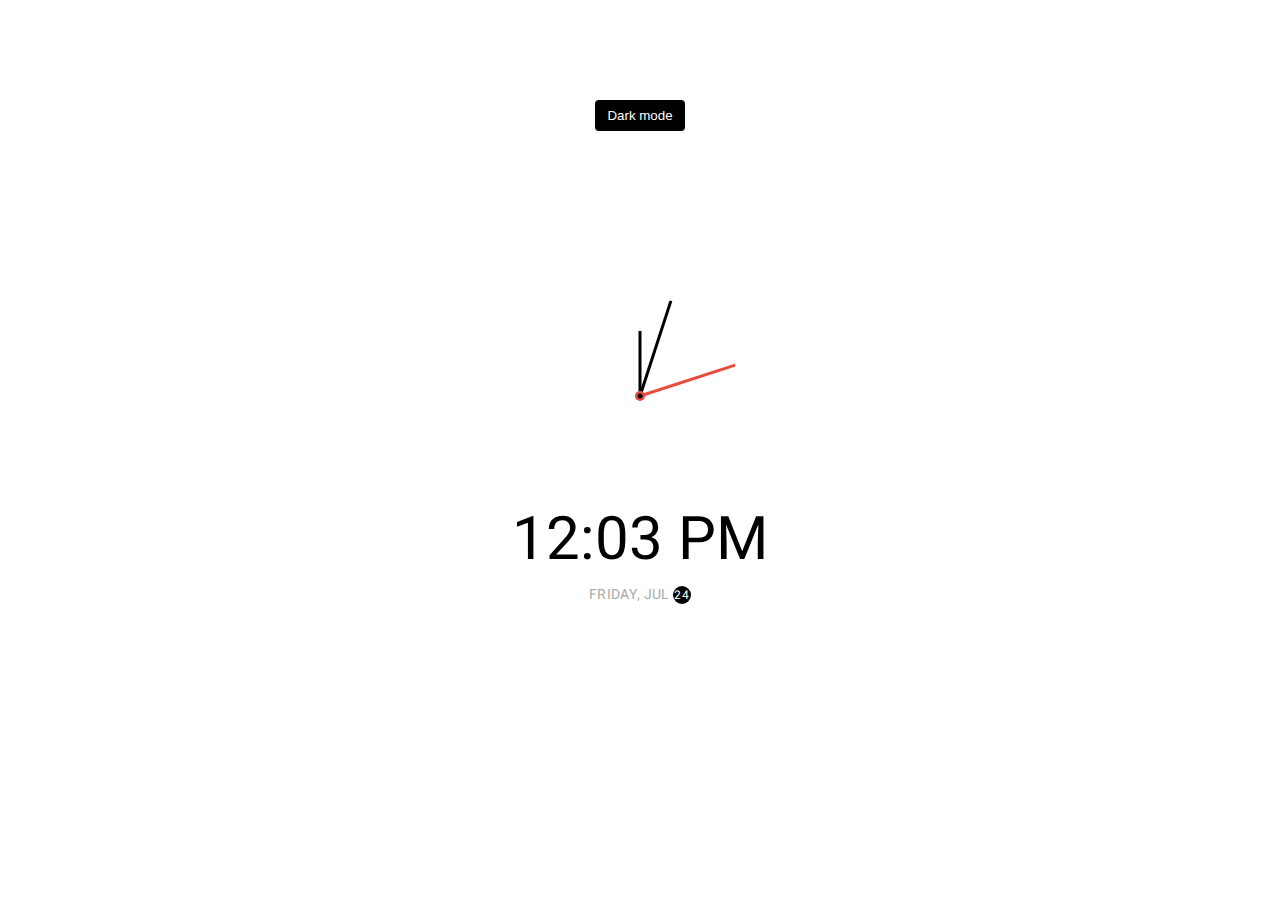
<file: Clock/index.html>
<!DOCTYPE html>
<html lang="en">
  <head>
    <meta charset="UTF-8" />
    <meta name="viewport" content="width=device-width, initial-scale=1.0" />
    <link rel="stylesheet" href="style.css" />
    <title>Theme Clock</title>
  </head>
  <body>
    <!-- Inspired by this dribbble shot https://dribbble.com/shots/5958443-Alarm-clock -->

    <button class="toggle">Dark mode</button>

    <div class="clock-container">
      <div class="clock">
        <div class="needle hour"></div>
        <div class="needle minute"></div>
        <div class="needle second"></div>
        <div class="center-point"></div>
      </div>

      <div class="time"></div>
      <div class="date"></div>
    </div>

    <script src="script.js"></script>
  </body>
</html>
</file>
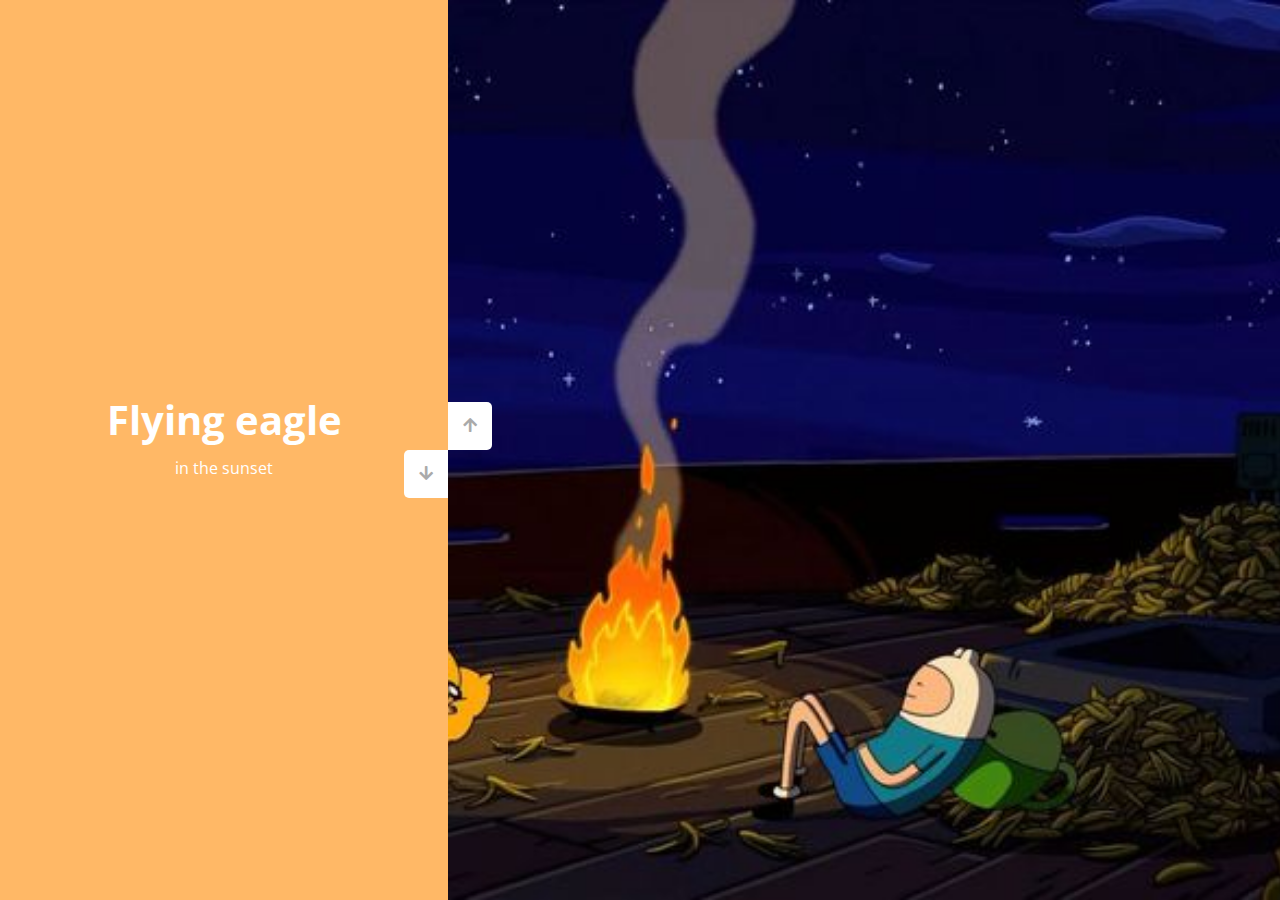
<file: Double Vertical Slider/index.html>
<!DOCTYPE html>
<html lang="en">
  <head>
    <meta charset="UTF-8" />
    <meta name="viewport" content="width=device-width, initial-scale=1.0" />
    <link rel="stylesheet" href="https://cdnjs.cloudflare.com/ajax/libs/font-awesome/5.15.1/css/all.min.css" />
    <link rel="stylesheet" href="style.css" />
    <title>Vertical Slider</title>
  </head>
  <body>
    <div class="slider-container">
      <div class="left-slide">
        <div style="background-color: #FD3555">
          <h1>Nature flower</h1>
          <p>all in pink</p>
        </div>
        <div style="background-color: #2A86BA">
          <h1>Bluuue Sky</h1>
          <p>with it's mountains</p>
        </div>
        <div style="background-color: #252E33">
          <h1>Lonely castle</h1>
          <p>in the wilderness</p>
        </div>
        <div style="background-color: #FFB866">
          <h1>Flying eagle</h1>
          <p>in the sunset</p>
        </div>
      </div>
      <div class="right-slide">
        <div style="background-image: url('./Pics/Adventure\ Time\ 4K\ Wallpapers\ -\ Wallpaper\ Cave.jpg')"></div>
        <div style="background-image: url('https://images.unsplash.com/photo-1519981593452-666cf05569a9?ixlib=rb-0.3.5&ixid=eyJhcHBfaWQiOjEyMDd9&s=90ed8055f06493290dad8da9584a13f7&auto=format&fit=crop&w=715&q=80')"></div>
        <div style="background-image: url('https://images.unsplash.com/photo-1486899430790-61dbf6f6d98b?ixlib=rb-0.3.5&ixid=eyJhcHBfaWQiOjEyMDd9&s=8ecdee5d1b3ed78ff16053b0227874a2&auto=format&fit=crop&w=1002&q=80')"></div>
        <div style="background-image: url('https://images.unsplash.com/photo-1510942201312-84e7962f6dbb?ixlib=rb-0.3.5&ixid=eyJhcHBfaWQiOjEyMDd9&s=da4ca7a78004349f1b63f257e50e4360&auto=format&fit=crop&w=1050&q=80')"></div>
      </div>
      <div class="action-buttons">
        <button class="down-button">
          <i class="fas fa-arrow-down"></i>
        </button>
        <button class="up-button">
          <i class="fas fa-arrow-up"></i>
        </button>
      </div>
    </div>

    <script src="script.js"></script>
  </body>
</html>
</file>
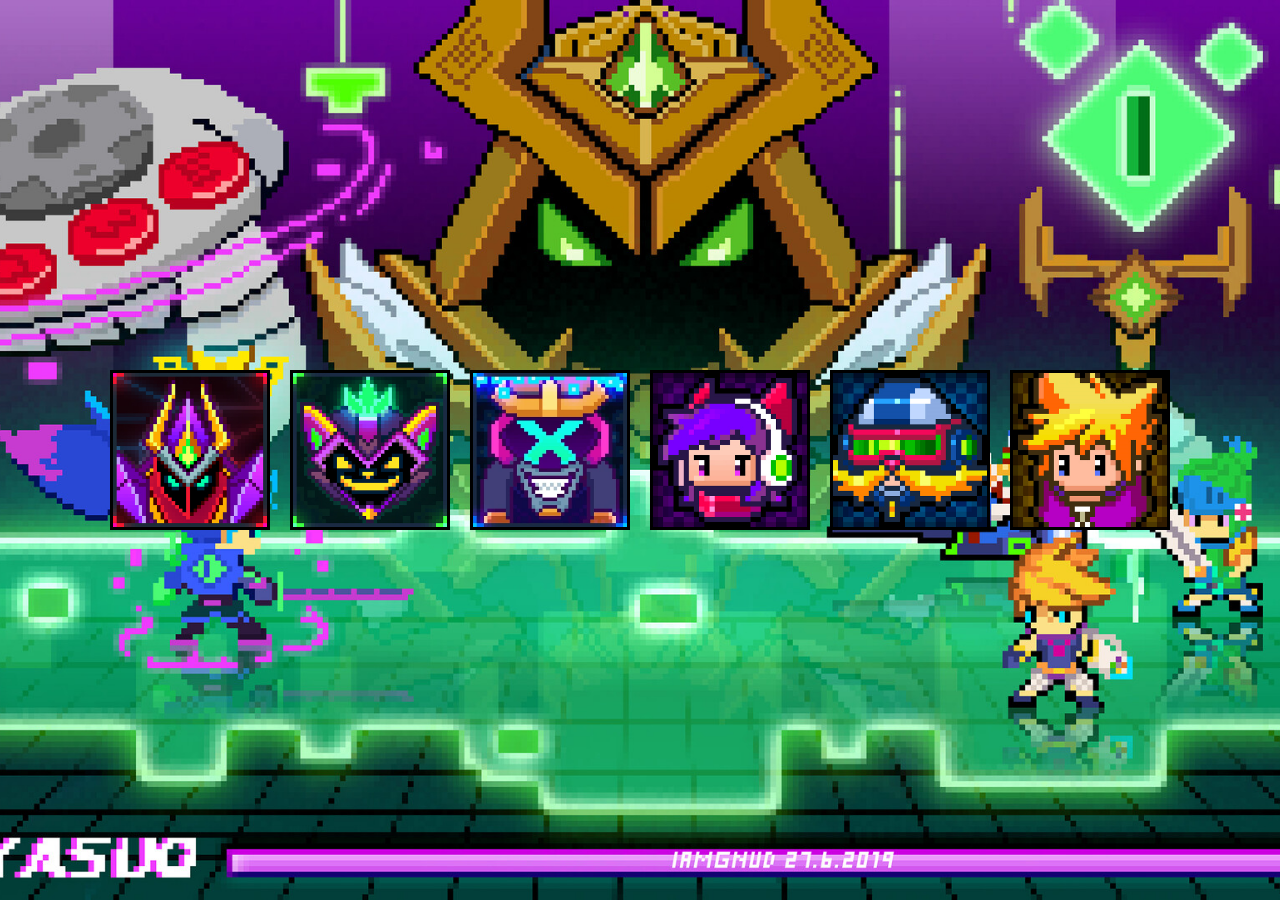
<file: Drag and Drop/index.html>
<!DOCTYPE html>
<html lang="en">
  <head>
    <meta charset="UTF-8" />
    <meta name="viewport" content="width=device-width, initial-scale=1.0" />
    <link rel="stylesheet" href="style.css" />
    <title>Document</title>
  </head>
  <body>
    <div class="box">
      <div class="mal pic" draggable="true"></div>
    </div>
    <div class="box">
        <div class="ziggs pic" draggable="true"></div>
    </div>
    <div class="box">
        <div class="brand pic" draggable="true"></div>
    </div>
    <div class="box">
        <div class="ahri pic" draggable="true"></div>
    </div>
    <div class="box">
        <div class="corki pic" draggable="true"></div>
    </div>
    <div class="box">
        <div class="ezreal pic" draggable="true"></div>
    </div>
  </body>
  <script src="script.js"></script>
</html>
</file>
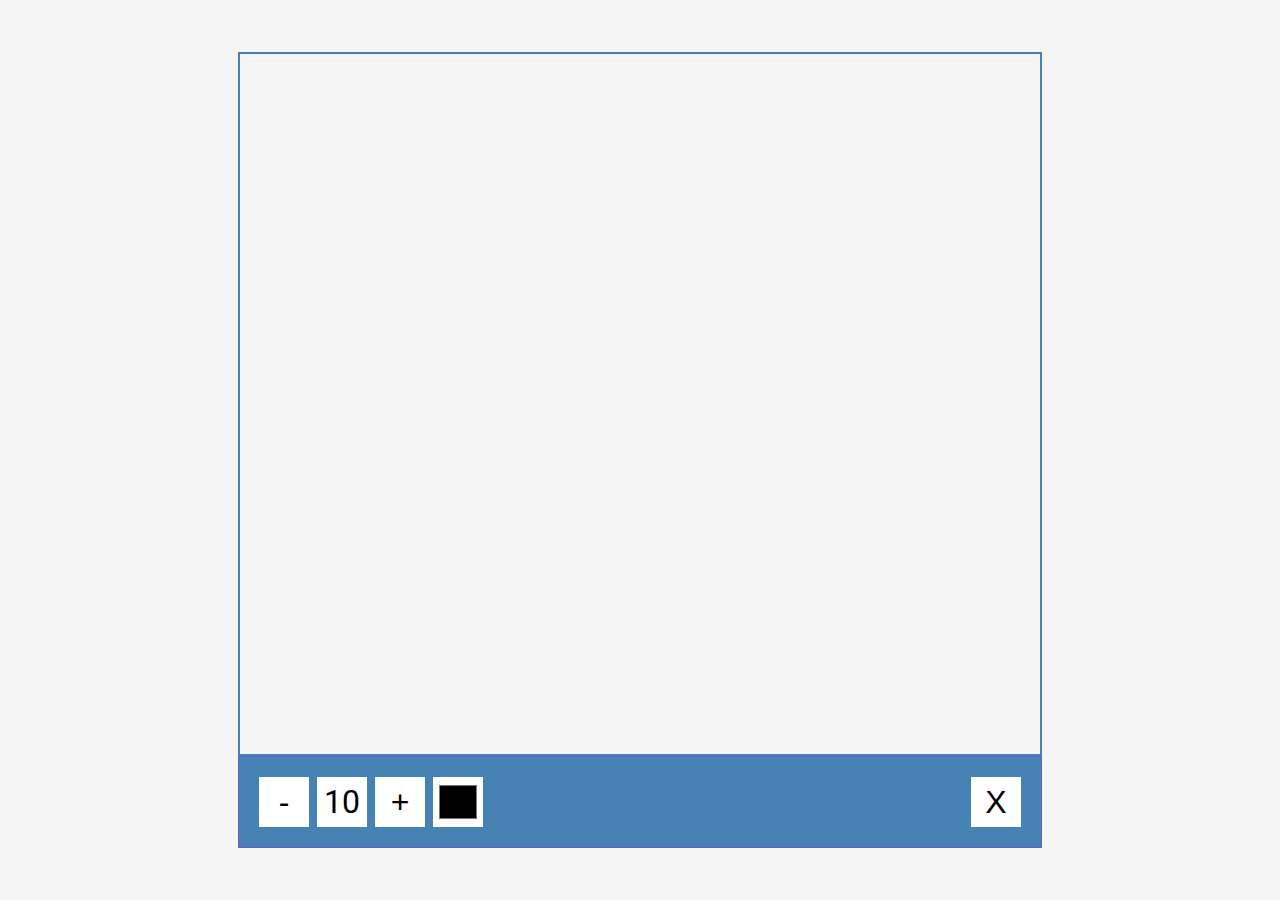
<file: Drawing Web/index.html>
<!DOCTYPE html>
<html lang="en">
  <head>
    <meta charset="UTF-8" />
    <meta name="viewport" content="width=device-width, initial-scale=1.0" />
    <link rel="stylesheet" href="style.css" />
    <title>Drawing App</title>
  </head>
  <body>
    <canvas id="canvas" width="800" height="700"></canvas>
    <div class="toolbox">
      <button id="decrease">-</button>
      <span id="size">10</span>
      <button id="increase">+</button>
      <input type="color" id="color">
      <button id="clear">X</button>
    </div>

    <script src="script.js"></script>
  </body>
</html>
</file>
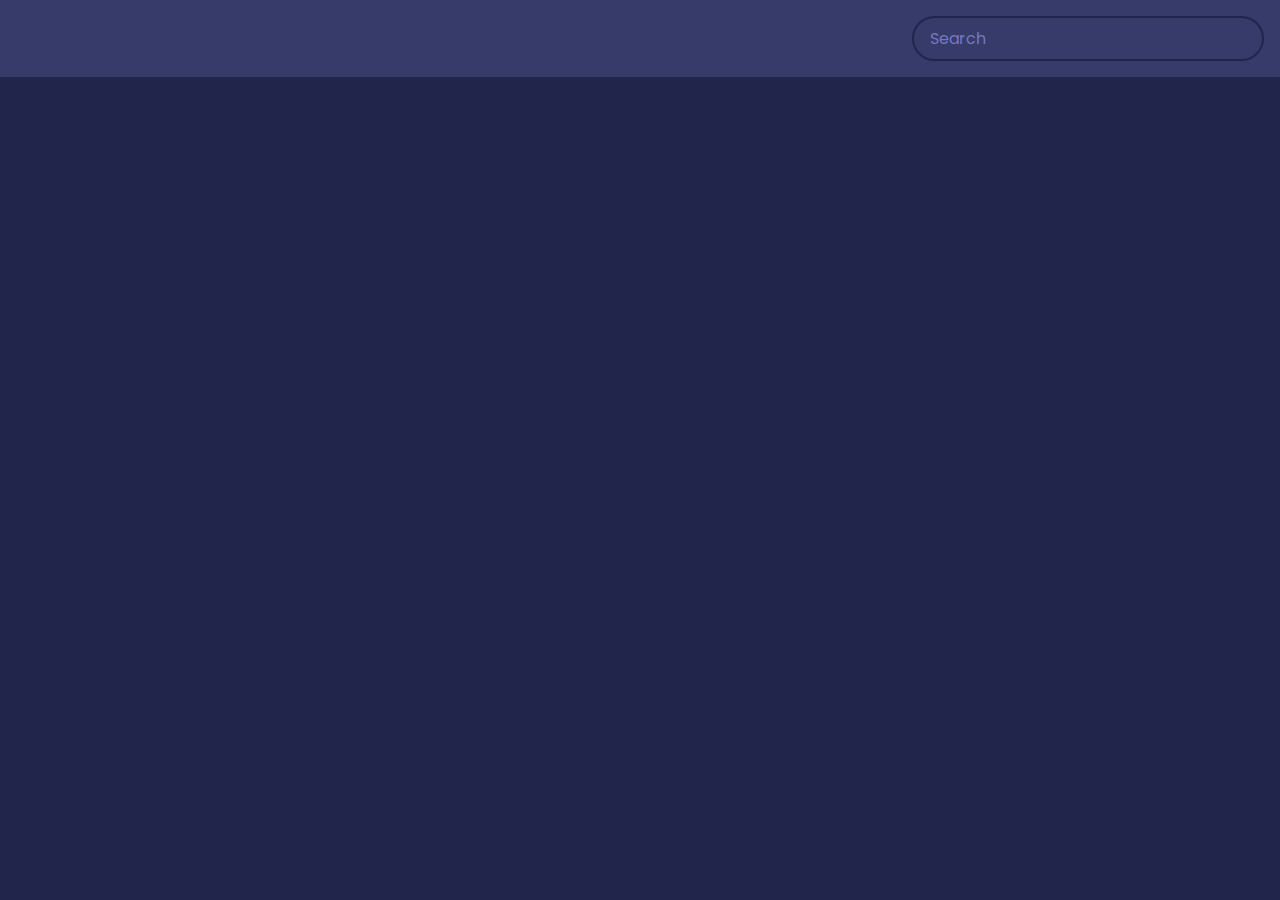
<file: Movie Web/index.html>
<!DOCTYPE html>
<html lang="en">
  <head>
    <meta charset="UTF-8" />
    <meta name="viewport" content="width=device-width, initial-scale=1.0" />
    <link rel="stylesheet" href="style.css" />
    <title>Movie App</title>
  </head>
  <body>
    <header>
      <form id="form">
        <input type="text" id="search" class="search" placeholder="Search">
      </form>
    </header>

    <main id="main"></main>

    <script src="script.js"></script>
  </body>
</html>
</file>
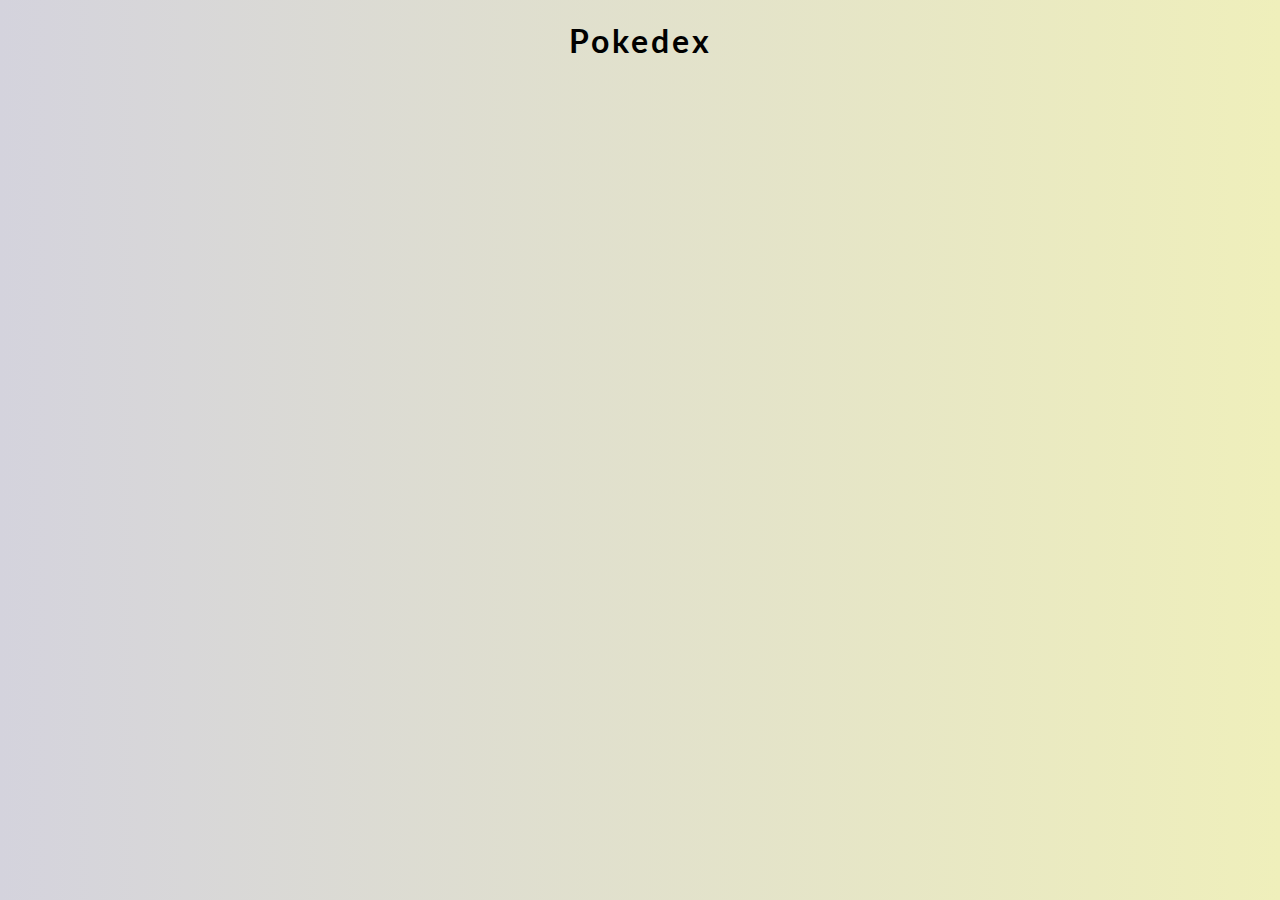
<file: pokedex/index.html>
<!DOCTYPE html>
<html lang="en">
  <head>
    <meta charset="UTF-8" />
    <meta name="viewport" content="width=device-width, initial-scale=1.0" />
    <link rel="stylesheet" href="style.css" />
    <title>Pokedex</title>
  </head>
  <body>
    <h1>Pokedex</h1>
    <div class="poke-container" id="poke-container"></div>
    <script src="script.js"></script>
  </body>
</html>
</file>
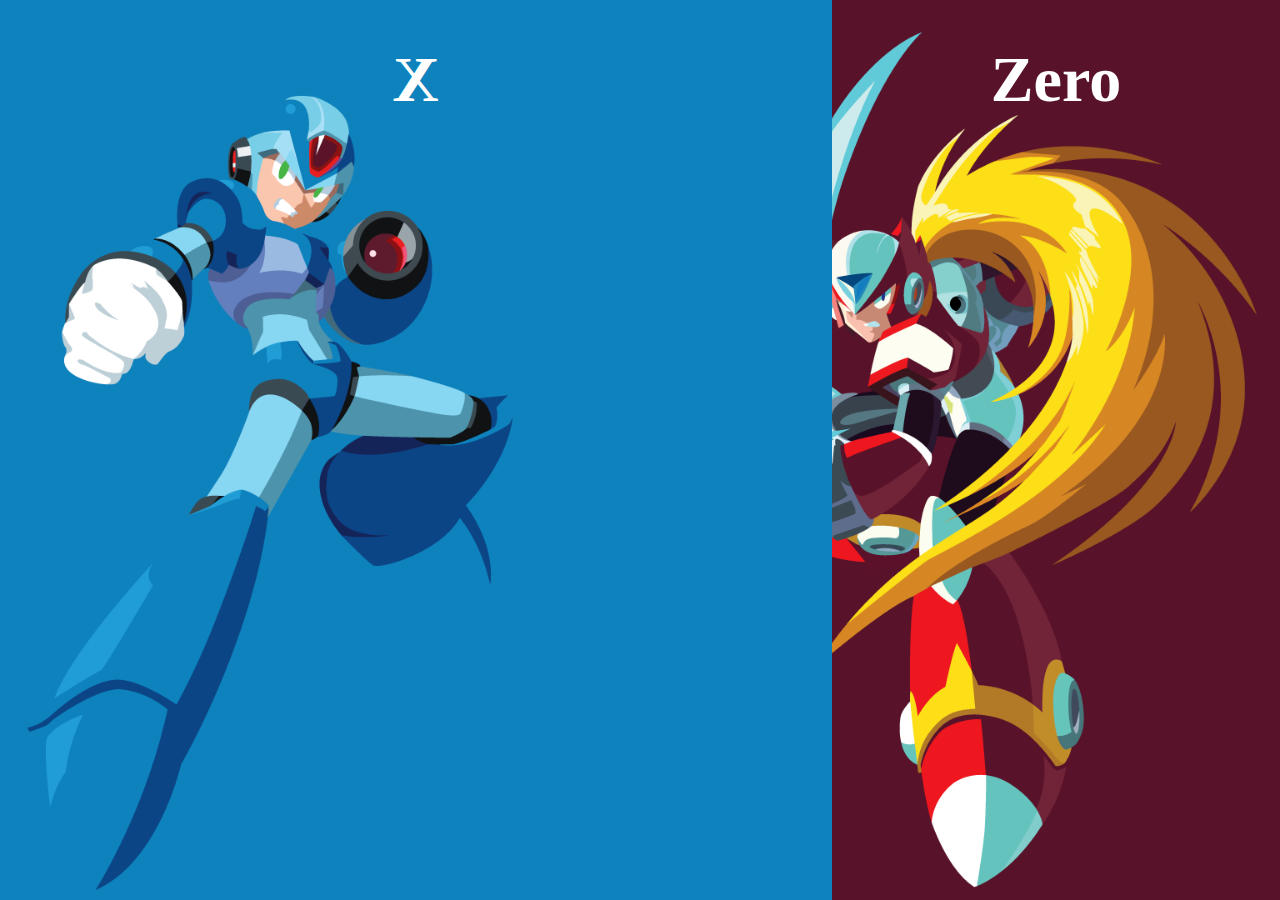
<file: Split Landing Page/index.html>
<!DOCTYPE html>
<html lang="en">
<head>
    <meta charset="UTF-8">
    <meta name="viewport" content="width=device-width, initial-scale=1.0">
    <link rel="stylesheet" href="style.css">
    <title>Document</title>
</head>
<body>
    <div class="container">
        <div class="panel left-slide" style="background-image: url('x.png');">
            <h1>X</h1>
        </div>
        <div class="panel right-slide" style="background-image: url('zero.png');">
            <h1>Zero</h1>
        </div>
    </div>
<script src="script.js"></script>

</body>
</html>
</file>
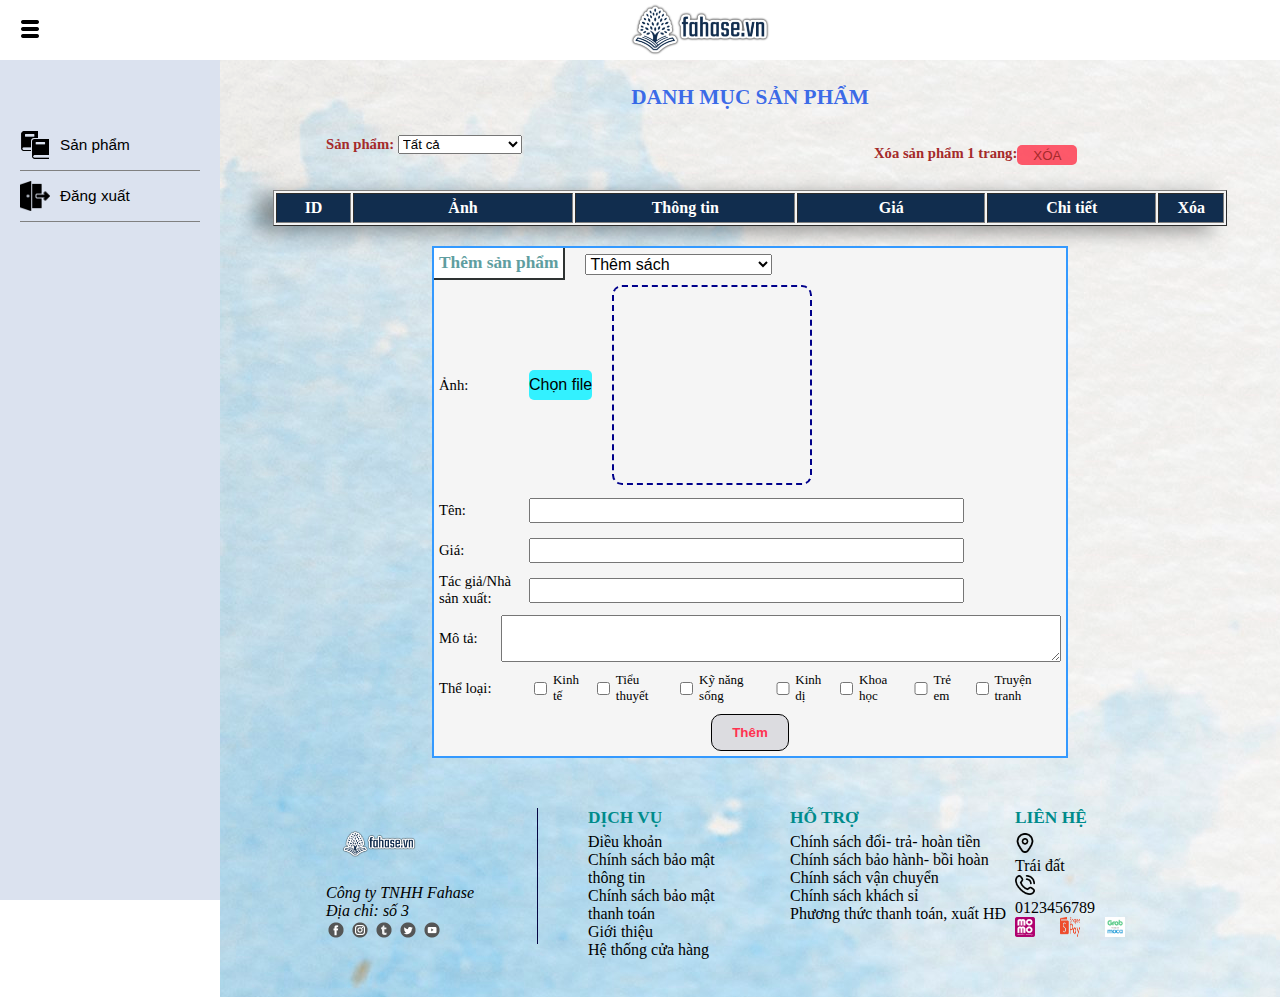
<file: Book Store/admin.html>
<!DOCTYPE html>
<html lang="en">
    <head>
        <meta charset="UTF-8" />
        <meta http-equiv="X-UA-Compatible" content="IE=edge" />
        <meta name="viewport" content="width=device-width, initial-scale=1.0" />
        <title>Danh sách sản phẩm</title>      
        <link rel="stylesheet" href="styles/admin.css" />
        <script src="data/index_products.js"></script>
        <script src="scripts/admin.js" defer></script>
    </head>
    <body>
        <div id="container">
            <!-- Header -->
            <div class="leftmenu">
                <ul>
                    <li>
                        <button class="content_btn product_btn">
                            <img src="img/admin/books.png" class="navlogo"/>
                            <span class="title">Sản phẩm</span> 
                        </button>
                    </li>
                    <li>
                        <button class="content_btn logout_btn">
                            <img src="img/admin/log-out.png" class="navlogo"/>
                            <span class="title">Đăng xuất</span>
                        </button>
                    </li>
                </ul>
            </div>
            <!-- Topbar -->
            <div class="topbar">
                <div class="toggle" onclick="toggleMenu()"></div>
                <div id="logo"><img src="img/logo.png"/></div>
                <div class="admin-info">
                    <div class="admin_name"></div>
                </div>
            </div>
            <!-- Main -->

            <!-- Bảng chi tiết -->
            <!--  -->
            <div class="detail_wrapper">
                <div class="detail_table">
                    <div class="detail_table_header">
                        <h2>Thông tin sản phẩm</h2>
                        <img src="img/admin/edit.png" id="edit_detail_img">
                        <img src="img/admin/close.png" id="close_detail_img">
                    </div>
                    <div class="editing_block">
                        <label for="">Ảnh:</label>
                        <button class="edit_img_btn" onclick="activeImgInput()" disabled>Chọn file</button>
                        <input type="file" name="ảnh cần thay" class="edit_img_input" accept="image/png, image/jpeg, image/png" disabled />
                        <div class="file_img_edit"></div>
                    </div>
                    <div class="edit_error_message"></div>
                    <div class="editing_block">
                        <label for="">Tên:</label>
                        <input type="text" name="tên" class="edit_product_input edit_name_input" disabled/>
                    </div>
                    <div class="edit_error_message"></div>
                    <div class="editing_block">
                        <label for="">Giá:</label>
                        <input type="number" name="giá" class="edit_product_input edit_price_input" disabled/>
                    </div>
                    <div class="edit_error_message"></div>
                    <div class="editing_block">
                        <label for="">Tác giả/Nhà sản xuất:</label>
                        <input type="text" name="tác giả hoặc nhà sản xuất" class="edit_product_input edit_author_input" disabled/>
                    </div>
                    <div class="edit_error_message"></div>
                    <div class="editing_block">
                        <label for="">Mô tả:</label>
                        <textarea name="mô tả" class="edit_product_input edit_descr_input" cols="120" rows="3" disabled></textarea>
                    </div>
                    <div class="edit_error_message"></div>
                    <div class="editing_block edit_booktype_block">
                        <label for="type">Thể loại:</label>
                        <input type="checkbox" name="Kinh tế"       class="edit_type_input" value="kinh_te"      disabled/>Kinh tế
                        <input type="checkbox" name="Tiểu thuyết"   class="edit_type_input" value="tieu_thuyet"  disabled/>Tiểu thuyết
                        <input type="checkbox" name="Kỹ năng sống " class="edit_type_input" value="ky_nang_song" disabled/>Kỹ năng sống 
                        <input type="checkbox" name="Kinh dị"       class="edit_type_input" value="kinh_di"      disabled/>Kinh dị
                        <input type="checkbox" name="Khoa học"      class="edit_type_input" value="khoa_hoc"     disabled/>Khoa học
                        <input type="checkbox" name="Trẻ em"        class="edit_type_input" value="tre_em"       disabled/>Trẻ em
                        <input type="checkbox" name="Truyện tranh"  class="edit_type_input" value="truyen_tranh" disabled/>Truyện tranh
                    </div>
                    <div class="edit_error_message"></div>
                    <div class="editing_block">
                        <button type="submit" class="submit_btn editing_btn" onclick="confirmEditItem()" disabled>Xác nhận</button>
                    </div>
                </div>
            </div> 
            <!--  -->

            <!-- Content -->
            <div class="main">
                <!-- Card box (khi màn hình thu nhỏ, bỏ leftmenu thay bằng card box) -->
                <div class="card-box">
                    <button class="card product_btn">
                        <div>Sản phẩm</div>
                        <img src="img/admin/books.png" class="card-logo"/>
                    </button>
                    <button class="card logout_btn">
                        <div>Đăng xuất</div>
                        <img src="img/admin/log-out.png" class="card-logo"/>
                    </button>
                </div>
                <!--  -->      
                <!-- Sản phẩm -->
                <div class="content product_content active">
                    <!--  -->
                    <div class=page-title>DANH MỤC SẢN PHẨM</div>
                    <div class="options">
                        <div>
                            <label for="choices">Sản phẩm: </label>
                            <select name="luaChonSP" id="product_choice" onchange="renderProducts()">
                                <option value="all">Tất cả</option>
                                <option value="books">Sách</option>
                                <option value="stationery">Văn phòng phẩm</option>
                            </select>
                        </div>
                        <div class="del_one_page_wrapper">
                            <label for="">Xóa sản phẩm 1 trang:</label>
                            <button class="del_one_page_btn" onclick="delOnePage()">XÓA</button>
                        </div>
                    </div>
                    <table border="1px">
                        <thead>
                            <tr>
                                <th>ID</th>
                                <th>Ảnh</th>
                                <th>Thông tin</th>
                                <th>Giá</th>
                                <th>Chi tiết</th>
                                <th>Xóa</th>
                            </tr>
                        </thead>
                        <tbody class="products">
                        </tbody>
                    </table>
                </div>
                <div class="pagination-wrap">
                    <button class="pagination-button" id="prev_button" >
                        &lt;
                    </button>
                    <div class="pagination-numbers">

                    </div>
                    <button class="pagination-button" id="next_button" >
                        &gt;
                    </button>
                </div>
                <div class="adding_table active">
                    <div class="adding_table_header">
                        <h2>Thêm sản phẩm</h2>
                        <select name="chonspmuonthem" id="product_type" onchange="checkProductTypeWhenAdd()">
                            <option value="themsach">Thêm sách</option>
                            <option value="themvpp">Thêm văn phòng phẩm</option>
                        </select>
                    </div>
                    <div class="adding_block">
                        <label for="">Ảnh:</label>
                        <button class="add_img_btn" >Chọn file</button>
                        <input type="file" name="ảnh" class="add_img_input" accept="image/png, image/jpeg, image/png" />
                        <div class="file_img_add"></div>
                    </div>
                    <div class="add_error_message"></div>
                    <div class="adding_block">
                        <label for="">Tên:</label>
                        <input type="text" name="tên" class="add_product_input add_name_input"/>
                    </div>
                    <div class="add_error_message"></div>
                    <div class="adding_block">
                        <label for="">Giá:</label>
                        <input type="number" name="giá" class="add_product_input add_price_input" />
                    </div>
                    <div class="add_error_message"></div>
                    <div class="adding_block">
                        <label for="">Tác giả/Nhà sản xuất:</label>
                        <input type="text" name="tác giả hoặc nhà sản xuất" class="add_product_input add_author_input" />
                    </div>
                    <div class="add_error_message"></div>
                    <div class="adding_block">
                        <label for="">Mô tả:</label>
                        <textarea name="mô tả" class="add_product_input add_descr_input" cols="100" rows="3"></textarea>
                    </div>
                    <div class="add_error_message"></div>
                    <div class="adding_block add_booktype_block">
                        <label for="type">Thể loại:</label>
                        <input type="checkbox" name="Kinh tế"       class="add_type_input" value="kinh_te"/>Kinh tế
                        <input type="checkbox" name="Tiểu thuyết"   class="add_type_input" value="tieu_thuyet"/>Tiểu thuyết
                        <input type="checkbox" name="Kỹ năng sống " class="add_type_input" value="ky_nang_song"/>Kỹ năng sống 
                        <input type="checkbox" name="Kinh dị"       class="add_type_input" value="kinh_di"/>Kinh dị
                        <input type="checkbox" name="Khoa học"      class="add_type_input" value="khoa_hoc"/>Khoa học
                        <input type="checkbox" name="Trẻ em"        class="add_type_input" value="tre_em"/>Trẻ em
                        <input type="checkbox" name="Truyện tranh"  class="add_type_input" value="truyen_tranh"/>Truyện tranh
                    </div>
                    <div class="add_error_message"></div>
                    <div class="adding_block">
                        <button type="submit" class="submit_btn adding_btn" onclick="addItem()">Thêm</button>
                    </div>
                </div>
                <div class="footer">
                    <div class="footer-left">
                        <a href="HTMLPage1.html"><img src="img/logo.png" id="footer-logo"/></a>
                        <p><i>Công ty TNHH Fahase</i></p>
                        <p><i>Địa chỉ: số 3</i></p>
                        <a href=""><img src="img/admin/Facebook-on.png"></a>
                        <a href=""><img src="img/admin/Insta-on.png"></a>
                        <a href=""><img src="img/admin/tumblr-on.png"></a>
                        <a href=""><img src="img/admin/twitter-on.png"></a>
                        <a href=""><img src="img/admin/Youtube-on.png"></a>
                    </div>
                    <div class="footer-right">
                        <div class="service-footer-admin">
                            <h3>DỊCH VỤ</h3>
                            <dl>Điều khoản</dl>
                            <dl>Chính sách bảo mật thông tin</dl>
                            <dl>Chính sách bảo mật thanh toán</dl>
                            <dl>Giới thiệu</dl>
                            <dl>Hệ thống cửa hàng</dl>
                        </div>
                        <div class="support-footer-admin">
                            <h3>HỖ TRỢ</h3>
                            <dl>Chính sách đổi- trả- hoàn tiền</dl>
                            <dl>Chính sách bảo hành- bồi hoàn</dl>
                            <dl>Chính sách vận chuyển</dl>
                            <dl>Chính sách khách sỉ</dl>
                            <dl>Phương thức thanh toán, xuất HĐ</dl>
                        </div>
                        <div class="contact-footer-admin">
                            <h3>LIÊN HỆ</h3>
                            <img src="img/admin/marker.png"><p>Trái đất</p>
                            <img src="img/admin/hotline.png"><p>0123456789</p>
                            <div class="payment-footer">
                                <img src="img/admin/momopay.png">
                                <img src="img/admin/shopeepay_logo1.png">
                                <img src="img/admin/logo_moca_120.jpg">
                            </div>   
                        </div>
                    </div>  
                </div>
            </div>
        </div>
    </body>
</html>
</file>
<file: Clock/style.css>
@import url('https://fonts.googleapis.com/css?family=Heebo:300&display=swap');

* {
  box-sizing: border-box;
}

:root {
  --primary-color: #000;
  --secondary-color: #fff;
}

html {
  transition: all 0.5s ease-in;
}

html.dark {
  --primary-color: #fff;
  --secondary-color: #333;
}

html.dark {
  background-color: #111;
  color: var(--primary-color);
}

body {
  font-family: 'Heebo', sans-serif;
  display: flex;
  align-items: center;
  justify-content: center;
  height: 100vh;
  overflow: hidden;
  margin: 0;
}

.toggle {
  cursor: pointer;
  background-color: var(--primary-color);
  color: var(--secondary-color);
  border: 0;
  border-radius: 4px;
  padding: 8px 12px;
  position: absolute;
  top: 100px;
}

.toggle:focus {
  outline: none;
}

.clock-container {
  display: flex;
  flex-direction: column;
  justify-content: space-between;
  align-items: center;
}

.clock {
  position: relative;
  width: 200px;
  height: 200px;
}

.needle {
  background-color: var(--primary-color);
  position: absolute;
  top: 50%;
  left: 50%;
  height: 65px;
  width: 3px;
  transform-origin: bottom center;
  transition: all 0.5s ease-in linear;
}

.needle.hour {
  transform: translate(-50%, -100%) rotate(0deg);
}

.needle.minute {
  transform: translate(-50%, -100%) rotate(0deg);
  height: 100px;
}

.needle.second {
  transform: translate(-50%, -100%) rotate(0deg);
  height: 100px;
  background-color: #e74c3c;
}

.center-point {
  background-color: #e74c3c;
  width: 10px;
  height: 10px;
  position: absolute;
  top: 50%;
  left: 50%;
  transform: translate(-50%, -50%);
  border-radius: 50%;
}

.center-point::after {
  content: '';
  background-color: var(--primary-color);
  width: 5px;
  height: 5px;
  position: absolute;
  top: 50%;
  left: 50%;
  transform: translate(-50%, -50%);
  border-radius: 50%;
}

.time {
  font-size: 60px;
}

.date {
  color: #aaa;
  font-size: 14px;
  letter-spacing: 0.3px;
  text-transform: uppercase;
}

.date .circle {
  background-color: var(--primary-color);
  color: var(--secondary-color);
  border-radius: 50%;
  height: 18px;
  width: 18px;
  display: inline-flex;
  align-items: center;
  justify-content: center;
  line-height: 18px;
  transition: all 0.5s ease-in;
  font-size: 12px;
}
</file>
<file: Double Vertical Slider/style.css>
@import url('https://fonts.googleapis.com/css?family=Open+Sans');

* {
  box-sizing: border-box;
  margin: 0;
  padding: 0;
}

body {
  font-family: 'Open Sans', sans-serif;
  height: 100vh;
}

.slider-container {
  position: relative;
  overflow: hidden;
  width: 100vw;
  height: 100vh;
}

.left-slide {
  height: 100%;
  width: 35%;
  position: absolute;
  top: 0;
  left: 0;
  transition: transform 0.5s ease-in-out;
}

.left-slide > div {
  height: 100%;
  width: 100%;
  display: flex;
  flex-direction: column;
  align-items: center;
  justify-content: center;
  color: #fff;
}

.left-slide h1 {
  font-size: 40px;
  margin-bottom: 10px;
  margin-top: -30px;
}

.right-slide {
  height: 100%;
  position: absolute;
  top: 0;
  left: 35%;
  width: 65%;
  transition: transform 0.5s ease-in-out;
}

.right-slide > div {
  background-repeat: no-repeat;
  background-size: cover;
  background-position: center center;
  height: 100%;
  width: 100%;
}

button {
  background-color: #fff;
  border: none;
  color: #aaa;
  cursor: pointer;
  font-size: 16px;
  padding: 15px;
}

button:hover {
  color: #222;
}

button:focus {
  outline: none;
}

.slider-container .action-buttons button {
  position: absolute;
  left: 35%;
  top: 50%;
  z-index: 100;
}

.slider-container .action-buttons .down-button {
  transform: translateX(-100%);
  border-top-left-radius: 5px;
  border-bottom-left-radius: 5px;
}

.slider-container .action-buttons .up-button {
  transform: translateY(-100%);
  border-top-right-radius: 5px;
  border-bottom-right-radius: 5px;
}
</file>
<file: Drag and Drop/style.css>
* {
  box-sizing: border-box;
}
body {
  margin: 0;
  display: flex;
  justify-content: center;
  align-items: center;
  height: 100vh;
  overflow: hidden;
  background-image: url("bg.jpg");
  background-position: center;
  background-size: cover;
}
.box {
  width: 160px;
  height: 160px;
  background-color: rgba(255, 255, 255, 0.5);
  border-color: black;
  margin: 10px;
  border-style: solid;
  position: relative;
}

.pic {
  background-size: cover;
  background-position: center;
  cursor: pointer;
  height: 100%;
  width: 100%;
}
.mal {
  background-image: url("./mal.jpg");
}
.ziggs {
  background-image: url("./zigg.png");
}
.brand {
  background-image: url("./brand.webp");
}
.ahri {
  background-image: url("./Arcade_Ahri_profileicon.png");
}
.corki {
  background-image: url("./Arcade_Corki_profileicon.png");
}
.ezreal {
  background-image: url("./Arcade_Ezreal_profileicon.png");
}
.pic.hovered {
  opacity: 0.5;
  border-color:white;
  border-style: dashed;
}
.invisible {
  display: none;
}
@media (max-width: 800px) {
  body {
    flex-direction: column;
  }
}
</file>
<file: Drawing Web/style.css>
@import url('https://fonts.googleapis.com/css2?family=Roboto:wght@400;700&display=swap');

* {
  box-sizing: border-box;
}

body {
  background-color: #f5f5f5;
  font-family: 'Roboto', sans-serif;
  display: flex;
  flex-direction: column;
  align-items: center;
  justify-content: center;
  height: 100vh;
  margin: 0;
}

canvas {
  border: 2px solid steelblue;
}

.toolbox {
  background-color: steelblue;
  border: 1px solid slateblue;
  display: flex;
  width: 804px;
  padding: 1rem;
}

.toolbox > * {
  background-color: #fff;
  border: none;
  display: inline-flex;
  align-items: center;
  justify-content: center;
  font-size: 2rem;
  height: 50px;
  width: 50px;
  margin: 0.25rem;
  padding: 0.25rem;
  cursor: pointer;
}

.toolbox > *:last-child {
  margin-left: auto;
}
</file>
<file: Movie Web/style.css>
@import url('https://fonts.googleapis.com/css2?family=Poppins:wght@200;400&display=swap');

:root {
  --primary-color: #22254b;
  --secondary-color: #373b69;
}

* {
  box-sizing: border-box;
}

body {
  background-color: var(--primary-color);
  font-family: 'Poppins', sans-serif;
  margin: 0;
}

header {
  padding: 1rem;
  display: flex;
  justify-content: flex-end;
  background-color: var(--secondary-color);
}

.search {
  background-color: transparent;
  border: 2px solid var(--primary-color);
  border-radius: 50px;
  font-family: inherit;
  font-size: 1rem;
  padding: 0.5rem 1rem;
  color: #fff;
}

.search::placeholder {
  color: #7378c5;
}

.search:focus {
  outline: none;
  background-color: var(--primary-color);
}

main {
  display: flex;
  flex-wrap: wrap;
  justify-content: center;
}

.movie {
  width: 300px;
  margin: 1rem;
  background-color: var(--secondary-color);
  box-shadow: 0 4px 5px rgba(0, 0, 0, 0.2);
  position: relative;
  overflow: hidden;
  border-radius: 3px;
}

.movie img {
  width: 100%;
}

.movie-info {
  color: #eee;
  display: flex;
  align-items: center;
  justify-content: space-between;
  gap:0.2rem;
  padding: 0.5rem 1rem 1rem;
  letter-spacing: 0.5px;
}

.movie-info h3 {
  margin-top: 0;
}

.movie-info span {
  background-color: var(--primary-color);
  padding: 0.25rem 0.5rem;
  border-radius: 3px;
  font-weight: bold;
}

.movie-info span.green {
  color: lightgreen;
}

.movie-info span.orange {
  color: orange;
}

.movie-info span.red {
  color: red;
}

.overview {
  background-color: #fff;
  padding: 2rem;
  position: absolute;
  left: 0;
  bottom: 0;
  right: 0;
  max-height: 100%;
  transform: translateY(101%);
  overflow-y: auto;
  transition: transform 0.3s ease-in;
}

.movie:hover .overview {
  transform: translateY(0);
}
</file>
<file: pokedex/style.css>
@import url('https://fonts.googleapis.com/css?family=Lato:300,400&display=swap');

* {
  box-sizing: border-box;
}

body {
  background: #efefbb;
  background: linear-gradient(to right, #d4d3dd, #efefbb);
  font-family: 'Lato', sans-serif;
  display: flex;
  flex-direction: column;
  align-items: center;
  justify-content: center;
  margin: 0;
}

h1 {
  letter-spacing: 3px;
}

.poke-container {
  display: flex;
  flex-wrap: wrap;
  align-items: space-between;
  justify-content: center;
  margin: 0 auto;
  max-width: 1200px;
}

.pokemon {
  background-color: #eee;
  border-radius: 10px;
  box-shadow: 0 3px 15px rgba(100, 100, 100, 0.5);
  margin: 10px;
  padding: 20px;
  text-align: center;
}

.pokemon .img-container {
  background-color: rgba(255, 255, 255, 0.6);
  border-radius: 50%;
  width: 120px;
  height: 120px;
  text-align: center;
}

.pokemon .img-container img {
  max-width: 90%;
  margin-top: 20px;
}

.pokemon .info {
  margin-top: 20px;
}

.pokemon .info .number {
  background-color: rgba(0, 0, 0, 0.1);
  padding: 5px 10px;
  border-radius: 10px;
  font-size: 0.8em;
}

.pokemon .info .name {
  margin: 15px 0 7px;
  letter-spacing: 1px;
}
</file>
<file: Split Landing Page/style.css>
:root {
  --hover-width: 65%;
  --other-width: 35%;
  --speed: 1000ms;
}

* {
  box-sizing: border-box;
}

body {
  height: 100vh;
  overflow: hidden;
  margin: 0;
}
h1 {
    font-size: 4rem;
    color: #fff;
    position: absolute;
    top: 0%;
    left: 50%;
    transform: translateX(-50%);
    white-space: nowrap;
  }
.container {
  position: relative;
  width: 100%;
  height: 100%;
}
.panel {
  height: 100%;
  width: 50%;
  position: absolute;
  overflow: hidden;
}
.left-slide::before {
  position: absolute;
  width: 100%;
  height: 100%;
}
.left-slide {
  background-position: right;
  left: 0;
  background-repeat: no-repeat;
  background-size: cover;
  /* transition: transform 0.5s ease-in-out; */
  transform: scaleX(-1);
}
.right-slide::before {
  position: absolute;
  width: 100%;
  height: 100%;
}
.right-slide {
  right: 0;
  background-position: right;
  background-repeat: no-repeat;
  background-size: cover;
  /* left: 50%; */
  /* transition: transform 0.5s ease-in-out; */
}
.panel.right-slide,
.panel.left-slide,
.panel.right-slide::before,
.panel.left-slide::before {
  transition: all var(--speed) ease-in-out;
}
.hover-left .left-slide {
  width: var(--hover-width);
}

.hover-left .right-slide {
  width: var(--other-width);
}

.hover-right .right-slide {
  width: var(--hover-width);
}

.hover-right .left-slide {
  width: var(--other-width);
}
</file>
<file: Book Store/styles/admin.css>
* {
    margin: 0;
    padding: 0;
    box-sizing: border-box;
}
a {
    text-decoration: none;
    color: rgba(0, 0, 0, 0.858)
}
h3 {
    font-size: 13pt;
    padding-bottom: 5px
}
/*                                      Leftmenu                                        */
#container {
    position: relative;
}
#logo {
    margin-left: 100px;
    width: 200px;
    height: 100px;
}
#logo img {
    width: 100%;
    height: 100%;
    object-fit: cover;
}
.leftmenu {
    position: fixed;
    height: 100%;
    width: 220px;
    background: rgb(219, 226, 239);
    padding: 20px;
    transition: 0.25s;
    overflow: hidden;
    z-index: -1;
}
.leftmenu.active {
    padding: 0px;
    width: 60px;
    z-index: -1;
}
.navlogo {
    height: 30px;
    width: 30px;
}
.leftmenu.active .navlogo {
    margin-left: 15px;
}
.leftmenu ul li {
    list-style: none;
    display: flex;
}
.content_btn {
    position: relative;
    display: flex;
    align-items: center;
    width: 100%;
    line-height: 50px;
    font-size: 10pt;
    border: 0;
    background: none;
    border-bottom: 1px solid grey;
    cursor: pointer;
}
.leftmenu ul li:first-child {
    margin-top: 100px
}
.leftmenu ul li:hover {
    background: rgba(100, 100, 100, 0.2)
}
.leftmenu .title {
    font-size: 11.5pt;
    margin: 0 10px;
    white-space: nowrap;
}
.leftmenu.active .navlogo {
    margin-left: 15px;
}
.leftmenu.active .title {
    font-size: 0;
}
/*                              Thẻ menu khi thu nhỏ trình duyệt                        */
.card-box {
    display: none;
    height: auto;
    margin: 20px 0px;
}
.card {
    height: 60px;
    border: 1px solid gray;
    background: white;
    text-decoration: none;
    text-align: center;
    border-radius: 20px;
    cursor: pointer;
}
.card-box button:hover{
    background: rgba(150, 150, 150, 0.9)
}
.card .card-logo {
    height: 30px;
    width: 30px;
}
/*                                      Topbar                                          */
.topbar {
    position: fixed;
    display: flex;
    width: 100%;
    background: white;
    height: 60px;
    align-items: center;
    justify-content: space-between;
}
/*                              Chuyển đổi menu                                         */
.toggle {
    position: relative;
    height: 100%;
    width: 60px;
    cursor: pointer;
}
.toggle:before {
    content: url('../img/admin/menu-rounded.png');
    position: absolute;
    width: 100%;
    height: 100%;
    text-align: center;
    font-size: 45px;
}
/*                                      Thông tin của admin                             */
.admin-info {
    display: flex;
    margin-right: 40px;
    color: royalblue;
    font-weight: bold;
    font-size: medium;
    align-items: center;
}
.admin-cart {
    margin-top: 2px;
}

/*                                  Bao của nội dung trang                              */
.main {
    position: absolute;
    background-image: url('../img/admin/book-background.jpg');
    left: 220px;
    min-height: 100vh;
    right: 0;
    transition: 0.25s;
    margin-top: 60px;
    z-index: -1;
}
.main.active {
    width: auto;
    left: 60px;
}
    /*Content*/
/*                      Tiêu đề trang web, VD: Danh mục sản phẩm/đơn hàng,...           */
.content {
    display: none;
    margin: 0 auto;
    width: 100%;
}
.content.active{
    display: block;
}
.content .page-title {
    margin: 25px 0;
    text-align: center;
    font-size: 16pt;
    font-weight: 800;
    color:  rgba(10, 71, 230, 0.8);
}
/*                                  Bao chứa sản phẩm/đơn hàng,..                       */
/*                                  Các options của admin                               */
.options{
    position: relative;
    display: flex;
    width: 80%;
    height: 30px;
    margin: 0 auto;
    margin-bottom: 25px;
    justify-content: space-between;
}
.options label{
    color: brown;
    font-weight: 600;
    font-size: 11pt;
}
.del_one_page_wrapper{
    display: flex;
    width: max-content;
    height: 100%;
    width: 300px;
    padding-top: 10px;

}
.del_one_page_btn{
    color: brown;
    width: 20%;
    height: 100%;
    border-radius: 5px;
    font-weight: 530;
    border: none;
    cursor: pointer;
}
.del_one_page_btn{
    background: rgba(255, 50, 73, 0.8);
}
.del_one_page_btn:hover{
    background: rgba(252, 5, 38, 0.9);
}
/*                                          Bảng chi tiết                               */
.detail_wrapper{
    display: none;
    position: fixed;
    top: 8%;
    width: 100%;
    height: 92%;
    background-color: rgba(245, 245, 245, 0.2);    
}
.detail_wrapper.active{
    display: block;
}
.detail_table{
    position: fixed;
    display: none;
    width: 70%;
    height: fit-content;
    top: 7%;
    right: 14%;
    border: 3px solid black;
    border-radius: 20px;
    background: rgb(245, 245, 245);
}
.detail_table.active{
    display: block;
}
.detail_table_header{
    position: relative;
    display: flex;
    align-items: center;
    width: 100%;
    background: white;
    border-bottom: 2px solid rgb(46, 51, 50);
    border-top-left-radius: 20px;
    border-top-right-radius: 20px;
}
.detail_table_header h2{
    display: inline;
    padding: 10px 10px;
    width: fit-content;
    color: cadetblue;
}
.detail_table_header img{
    height: 35px;
    cursor: pointer;
}
#edit_detail_img{
    margin-left: 30px;
}
#close_detail_img{
    position: absolute;
    height: 30px;
    right: 30px;
}

/*                                  Bảng chứa nội dung                              */
table {
    width: 90%;
    margin: 0 auto;
    font-size: 12pt;
    margin-bottom: 20px;
    background: #f5f5f5;
    box-shadow: -15px 5px 20px rgba(0, 0, 0, 0.4);
    z-index: 1;
}
table th {
    background-color: rgb(17, 45, 78);
    height: 30px;
    color: #fff;
}
table td {
    text-align: center;
}
table td:first-child,
th:first-child{
    width: 8%;
}
table td:nth-child(2),
th:nth-child(2) {
    width: 220px;
}
table td img {
    width: 220px;
    height: 220px;
}
table td:nth-child(3){
    vertical-align: initial;
    text-align: left;
    padding: 20px 10px;
    width: 40%;
}
table td:nth-child(4),
th:nth-child(4) {
    width: 20%;
}
table td:nth-child(5),
th:nth-child(5)
table td:last-child,
th:last-child {
    width: 7%
}
table td h2{
    font-weight: 540;
}
.detail_btn,
.del_btn{
    position: relative;
    height: 30px;
    width: 70%;
    border-radius: 5px;
    font-weight: 530;
    border: none;
    cursor: pointer;
    z-index: 0;
}
.detail_btn{
    background: rgba(100, 200, 100);
}
.detail_btn:hover{
    background: rgb(51, 255, 110);
}
.del_btn{
    background: rgba(255, 50, 73, 0.8);
}
.del_btn:hover{
    background: rgba(252, 5, 38, 0.9);
}

/*                                      Phân trang                                      */
.pagination-wrap{
    display: none;
}
.pagination-wrap button {
    color: var(--color-dark--);
    cursor: pointer;
}
.pagination-wrap.active {
    display: flex;
    visibility: visible;
    width: fit-content;
    height: fit-content;
    margin: 0 auto;
    margin-top: 30px;
    margin-bottom: 30px;
    background: rgba(255, 255, 255, 0.7);
    text-align: center;
    border: 2px solid black;
}
.pagination-wrap button {
    border: none;
    background: none;
    margin: 2px;
    height: 30px;
    width: 30px;
    font-size: 15pt;
    font-weight: 540;
}
.pagination-wrap button:hover {
    background-color: #39f;
    color: #fff;
}
.pagination-wrap button.active {
    background-color: #39f;
    color: #fff;
}
.pagination-wrap button:disabled {
    color: #6b677e;
}

/*                                  Thêm sản phẩm                                       */
.adding_table{
    display: none;
    width: 60%;
    margin: 0 auto;
    margin-top: 10px;
    margin-bottom: 50px;
    border: 2px solid #39f;
    background-color: #f5f5f5;
}
.adding_table.active{
    display: block;
}
.adding_table_header{
    display: flex;
    height: fit-content;
    align-items: center;
}
.adding_table_header select{
    height: fit-content;
    margin: 0px 20px;
    font-size: medium;
}
.adding_table h2{
    padding: 5px 5px;
    font-size: 13pt;
    border: 2px solid rgb(46, 51, 50);
    border-left: none;
    border-top: none;
    background: white;
    width: fit-content;
    color: cadetblue;
}
.adding_block,
.editing_block{
    display: flex;
    padding: 5px 5px;
    align-items: center;
}
.adding_block label,
.editing_block label{
    display: inline-flex;
    height: 30px;
    width: 90px;
    font-size: 11pt;
    align-items: center;
}
.adding_block input,
.editing_block input{
    outline: none;
    height: 25px;
    width: 70%;
}
.add_booktype_block,
.edit_booktype_block{
    font-size: small;
}
.add_booktype_block .add_type_input{
    display: flex;
    height: 20%;
    width: 4%;
}
.edit_booktype_block .edit_type_input{
    display: flex;
    height: 20%;
    width: 4%;
}
.edit_img_input{
    display: block;
    width: 40px;
}
.add_img_input,
.edit_img_input
{   
    display: none;
}
.add_img_btn,
.edit_img_btn{
    font-size: 12pt;
    height: 30px;
    border-radius: 5px;
    border: none;
    background-color: rgb(51, 241, 255);
    min-width: fit-content;
    cursor: pointer;
}
.add_img_btn:hover,
.edit_img_btn:hover{
    background-color: rgb(50, 150, 255);
}
.edit_img_btn:disabled{
    cursor: not-allowed;
}
.file_img_add,
.file_img_edit{
    display: flex;
    margin-left: 20px;
    width: 200px;
    height: 200px;
    border: 2px dashed darkblue;
    border-radius: 10px;
    align-items: center;
    justify-content: center;
}
.file_img_add img,
.file_img_edit img{
    width: 170px;
    height: 170px
}
/*                                      Báo lỗi khi thiếu                               */
.add_error_message,
.edit_error_message{
    color: red;
    font-size: 9pt;
    padding-left: 20px;
}
/*                                      Nút xác nhận thêm và sửa                                        */
.submit_btn{
    padding: 10px 20px;
    margin: 0 auto;
    font-weight: 600;
    background-color: rgba(107, 103, 126, 0.173);
    color: rgb(255, 50, 80);
    border-radius: 10px;
    border: 1px solid black;
    cursor: pointer;
}
.submit_btn:hover{
    background-color: rgba(107, 103, 126, 0.5);
}
.submit_btn.editing_btn:disabled{
    cursor: not-allowed;
}
/*                                      Responsive                                      */
@media(max-height: 540px){
    .detail_table{
        top: 1%
    }
}
@media(max-height: 460px){
    .detail_table.active{
        visibility: hidden;
    }
}
@media(max-width:950px){
    .add_booktype_block,
    .edit_booktype_block{
        font-size: x-small;
    }
}
@media(max-width:900px) {
    .main,
    .main.active {
        left: 0;
    }
    .toggle {
        display: none;
    }
    .card-box {
        display: grid;
        grid-template-columns: repeat(2, 1fr);
    }
    .detail_table_header h2{
        font-size: 12pt;
    }
    #close_detail_img{
        height: 20px;
        right: 10px;
    }
    #edit_detail_img{
        height: 25px;
    }
}
@media(max-width: 700px){
    .file_img_add,
    .file_img_add img{
        height: 130px;
        width: 130px;
    }
}
@media(max-width:600px) {
    .card-box {
        width: 100%;
        display: grid;
        grid-template-columns: repeat(2, 1fr);
        justify-content: center;
    }
    .del_btn,
    .detail_btn{
        width: fit-content;
    }
    .add_booktype_block{
        font-size: xx-small;
    }
    .del_one_page_btn{
        width: fit-content;
    }
}
.information-admin td {
    width: 100%;
    background: #f5f5f5;
    height: 40px;
    color: rgb(17, 45, 78);
    font-size: 15pt;
    margin-top: auto;
    padding-block: auto;
}
.information-admin table {
    margin-block: 50px;
}
.information-admin table td:first-child {
    width: 5%;
}
.footer{
    margin-bottom:50px;
}
.footer-left {
    border-right: 1px solid rgb(4, 4, 66);
    width: 30%;
    padding-left: 10%;
    float: left;
}
.footer-left img{
    width: 20px;
}
#footer-logo {
    width: 50%;
    height: 20%;
    right: 0;
}
.footer-right h3 {
    color: darkcyan;
}
.footer-right img {
    width: 20px;
    height: 20px;
}
.footer-right {
    text-align: left;
}
.service-footer-admin {
    float: left;
    width: 20%;
    padding-left: 50px;
}
.support-footer-admin {
    float: left;
    width: 25%;
    padding-left: 40px;
}
.contact-footer-admin {
    width: 20%;
    float: left;
}
.payment-footer {
    display: grid;
    grid-template-columns: repeat(3, 1fr);
    grid-gap: 25px;
    height: 80px;
    margin-right: 16px;
    float: left;
}
</file>
